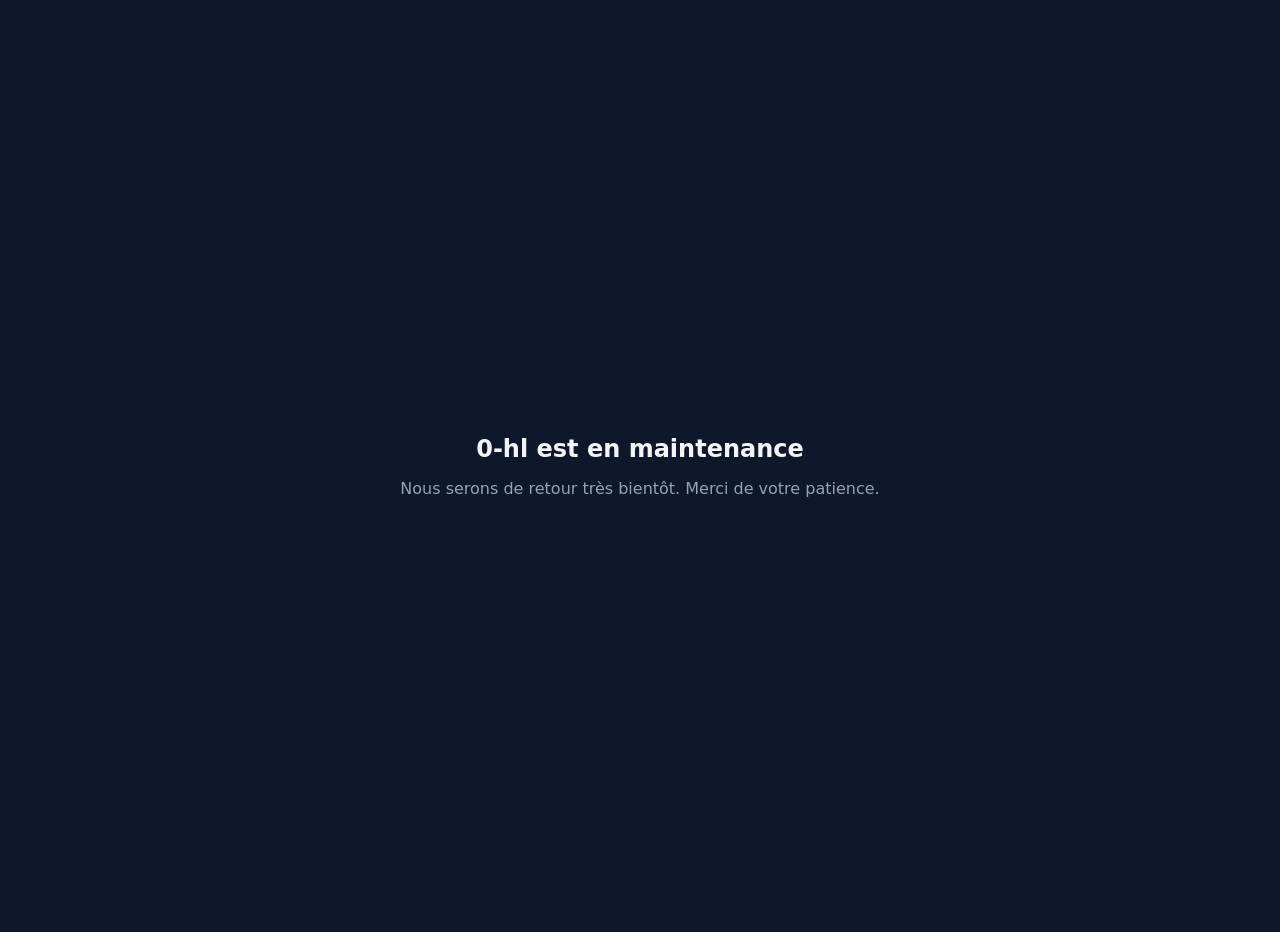
<file: maintenance/index.html>
<!doctype html>
<html lang="fr">
<head>
  <meta charset="utf-8" />
  <meta name="viewport" content="width=device-width, initial-scale=1" />
  <meta name="robots" content="noindex" />
  <title>0-hl — Maintenance</title>
  <style>
    body {
      margin: 0;
      min-height: 100vh;
      display: flex;
      align-items: center;
      justify-content: center;
      font-family: system-ui, -apple-system, sans-serif;
      background: #0f172a;
      color: #f1f5f9;
      text-align: center;
      padding: 1rem;
    }
    main { max-width: 32rem; }
    h1 { font-size: 1.5rem; margin-bottom: 0.5rem; }
    p { color: #94a3b8; }
  </style>
</head>
<body>
  <main>
    <h1>0-hl est en maintenance</h1>
    <p>Nous serons de retour très bientôt. Merci de votre patience.</p>
  </main>
</body>
</html>
</file>
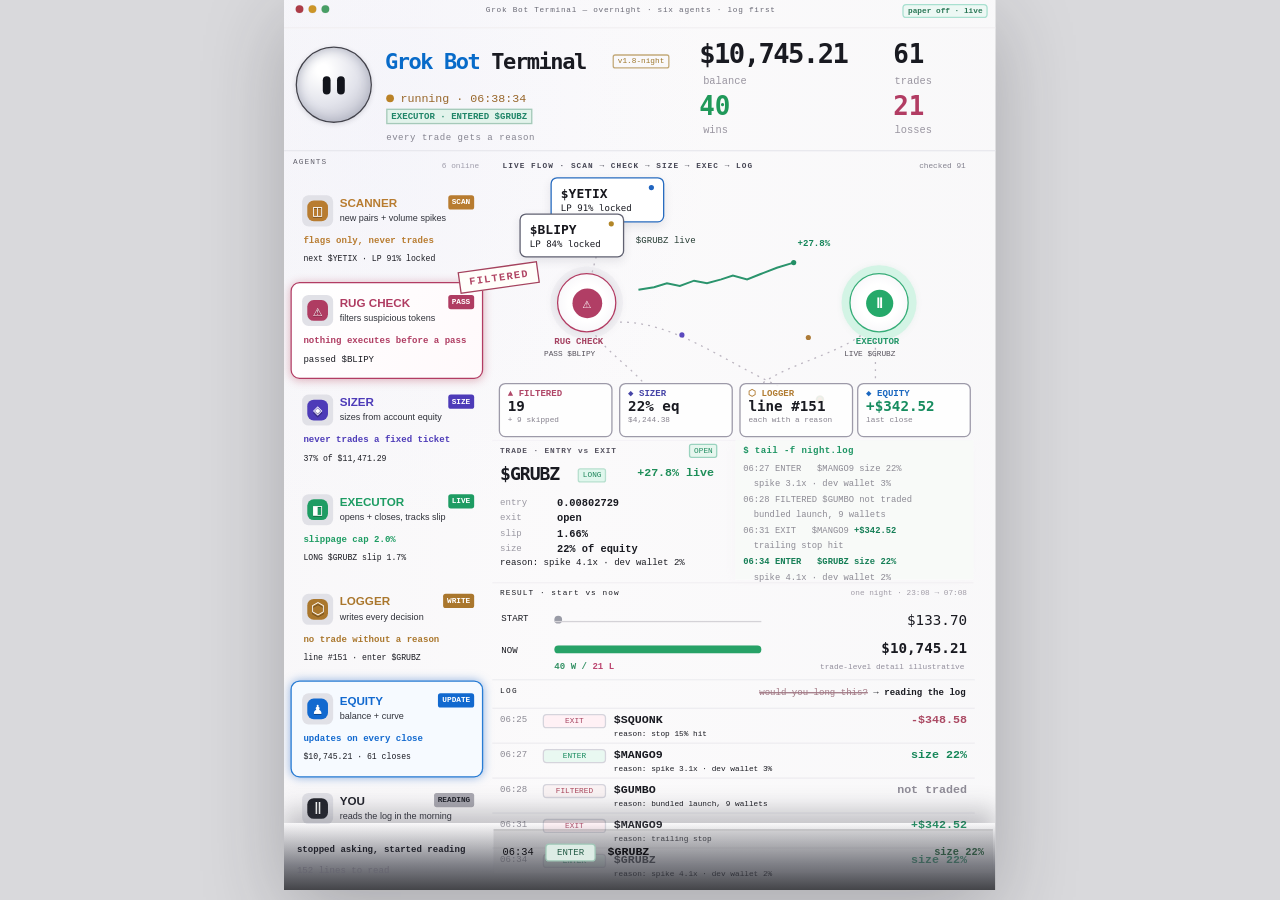
<file: docs/GROK_BOT_TERMINAL_BIBLE_V2_COMPLETE/grok-bot-bible-v2/original/prototype_v1.html>
<!DOCTYPE html><html lang="en"><head><meta charset="UTF-8"><meta name="viewport" content="width=device-width, initial-scale=1"><title>Grok Bot Terminal — Faithful UI Replica</title><style>

:root{--ink:#191a21;--muted:#777887;--blue:#0465c9;--green:#20995a;--red:#b23c63;--amber:#b47a28;--violet:#5642bf;--edge:#e9e8eb}*{box-sizing:border-box}body{margin:0;background:#d9d9dc;font-family:'DM Mono','Courier New',monospace;color:var(--ink);overflow-x:hidden}.shell{width:550px;height:688px;position:relative;transform-origin:top left;overflow:hidden;background:#fbfafb;box-shadow:0 16px 60px #23232a45;font-size:8px}.shell:before{content:"";position:absolute;inset:0;pointer-events:none;background:radial-gradient(ellipse at 13% 14%,#ecedfb55,transparent 38%),linear-gradient(90deg,#f5f4f766,#fff0 40%,#f2f3f544);z-index:0}.app{position:relative;height:100%}.tiny{font-size:6px;letter-spacing:.35px;color:#77757e}.topbar{height:22px;border-bottom:1px solid #f2f0f2;display:flex;align-items:flex-start;padding:3px 9px;position:relative;justify-content:space-between}.dots{display:flex;gap:4px;padding-top:1px}.dot{width:6px;height:6px;border-radius:50%;background:#ad3c47;box-shadow:0 0 0 .4px #0001}.dot:nth-child(2){background:#cc9528}.dot:nth-child(3){background:#489e65}.top-center{position:absolute;left:156px;top:4px;color:#686874;font-size:6px;letter-spacing:.55px}.handle{position:absolute;right:18px;top:4px;color:#2e3037;font-size:6px}.tag{border:1px solid #a9e0d0;border-radius:3px;color:#287655;background:#edf8f4;font-size:6px;font-weight:bold;padding:1px 3px}.topbar .tag{position:absolute;right:6px;top:3px}.hero{height:95px;display:flex;position:relative;border-bottom:1px solid #e8e8ee}.pause{border:1.5px solid #43434c;width:59px;height:59px;border-radius:50%;margin:14px 10px 0 9px;background:radial-gradient(circle at 35% 30%,#fff 8%,#e2e3eb 50%,#c9cad5 77%,#fff 99%);box-shadow:inset 0 0 8px #adb0be,0 1px 4px #2c2c3e2c;display:grid;place-items:center;cursor:pointer}.pause:hover{filter:brightness(.98)}.pause-symbol{display:flex;gap:5px}.pause-symbol i{display:block;width:6px;height:14px;border-radius:4px;background:#12141b}.pause.playing .pause-symbol i:first-child{width:0;height:0;border-left:12px solid #12141b;border-top:8px solid transparent;border-bottom:8px solid transparent;background:none;border-radius:0}.pause.playing .pause-symbol i:last-child{display:none}.hero-title{position:absolute;left:78px;top:15px;white-space:nowrap;font-family:'Space Mono',monospace;font-size:17px;font-weight:bold;letter-spacing:-1.1px}.hero-title .grok{color:#086bc9}.version{position:absolute;top:20px;left:254px;border:1px solid #c3aa7a;color:#9e772b;padding:1px 3px;border-radius:2px;font-size:6px}.running{position:absolute;top:50px;left:79px;font-size:9px;color:#98672b}.running .dotrun{display:inline-block;width:6px;height:6px;background:#ba8227;border-radius:50%;margin-right:5px}.statuschip{position:absolute;left:79px;top:62px;color:#208568;font-size:7px;padding:1px 3px;border:1px solid #a5c9b9;background:#e2f3eb;font-weight:bold}.tagline{position:absolute;left:79px;top:80px;color:#858490;font-size:7px;letter-spacing:.4px}.stat{position:absolute;left:321px;top:8px}.stat.big{font-family:'Space Mono',monospace;font-weight:bold;font-size:21px;letter-spacing:-1.2px}.stat.blabel{left:324px;top:36px;font-size:8px;color:#9995a0}.stat.trades{left:471px;top:8px;font:bold 20px 'Space Mono',monospace}.stat.tlabel{left:472px;top:36px;color:#9995a0}.stat.wins{left:321px;top:48px;font:bold 20px 'Space Mono',monospace;color:var(--green)}.stat.wlabel{left:324px;top:74px;color:#9995a0}.stat.losses{left:471px;top:48px;font:bold 20px 'Space Mono',monospace;color:var(--red)}.stat.llabel{left:472px;top:74px;color:#9995a0}.workspace{position:absolute;top:117px;left:0;right:0;bottom:0}.agent-sidebar{position:absolute;left:5px;top:24px;width:149px}.sidebar-label{position:absolute;left:7px;top:5px;font-size:6px;letter-spacing:.8px;color:#62616c}.flowlabel{position:absolute;top:8px;left:169px;letter-spacing:.8px;color:#464654;font-size:6px;font-weight:bold}.online{position:absolute;top:8px;left:122px;color:#9e9caa;font-size:6px}.checked{position:absolute;top:8px;right:23px;color:#83818e;font-size:6px}.agent{height:75px;padding:6px 7px 4px 9px;border-radius:7px;position:relative;margin-bottom:2px;cursor:pointer;border:1px solid transparent}.agent:hover{background:#eff0f65e}.agent.active{border:1px solid var(--red);box-shadow:0 1px 7px #b02f4b60;background:linear-gradient(125deg,#fff,#fff9fb)}.agent.active.blue{border-color:#287cd4;box-shadow:0 0 7px #2268c780;background:#f6faff}.agent .ico{position:absolute;top:9px;left:8px;border-radius:5px;width:24px;height:24px;display:grid;place-items:center;background:#e1e1e7;color:#fff;font-size:12px;text-shadow:0 1px #0005}.agent .ico span{display:grid;place-items:center;border-radius:5px;width:16px;height:16px;background:var(--acol)}.agent .name{position:absolute;left:37px;top:10px;font:bold 9px Arial,sans-serif;color:var(--acol)}.agent .desc{position:absolute;left:37px;top:23px;font:7px Arial,sans-serif;color:#30323a}.agent .pill{position:absolute;top:9px;right:6px;border-radius:2px;padding:2px 3px;color:white;background:var(--acol);font-size:6px;font-weight:bold}.agent .detail{position:absolute;left:9px;top:40px;font-size:7px;color:var(--acol);font-weight:bold;white-space:nowrap}.agent .subdetail{position:absolute;left:9px;top:55px;font-size:7px;white-space:nowrap}.agent .subdetail.mono{font-size:6.3px}.agent.scanner{--acol:#b87c30}.agent.rug{--acol:#af3c62}.agent.sizer{--acol:#4d3bb8}.agent.executor{--acol:#1e9c63}.agent.logger{--acol:#aa772d}.agent.equity{--acol:#1269cf}.agent.you{--acol:#22242c;height:40px}.agent.you .pill{background:#aaa9b2;color:#20222a}.agent.you .desc{font-size:7px}.flow{position:absolute;left:161px;right:19px;top:18px;height:202px}.coin{position:absolute;border:1px solid #606171;border-radius:5px;background:#fff;box-shadow:0 3px 7px #3b39461c;padding:5px 7px;font-family:'DM Mono',monospace;z-index:3}.coin strong{display:block;font-size:10px;color:#17171d;line-height:1.3}.coin small{font-size:7px}.coin .blip{position:absolute;top:5px;right:7px;width:4px;height:4px;border-radius:50%;background:#2165c0}.coin.one{top:2px;left:45px;width:88px;height:35px;border-color:#286cc0}.coin.two{top:30px;left:21px;width:81px;height:34px}.coin .blip.amber{background:#b28628}.linegraph{position:absolute;left:112px;top:63px;width:126px;height:31px;overflow:visible}.flow-chart-label{position:absolute;left:111px;top:47px;color:#253b33;font-size:7px}.flow-chart-value{position:absolute;left:236px;top:49px;color:#148559;font-size:7px;font-weight:bold}.svgflow{position:absolute;left:0;top:0;width:100%;height:190px;pointer-events:none}.station{position:absolute;top:76px;width:46px;height:46px;display:grid;place-items:center;border-radius:50%;z-index:4;box-shadow:0 0 0 5px #dedde54d,0 0 8px #71607540;background:radial-gradient(circle,#fff 46%,#f2f0f5 100%);border:1.5px solid var(--red)}.station.rugstation{left:50px;color:var(--red)}.station.execstation{left:276px;color:#1fa765;border-color:#36ae78;box-shadow:0 0 0 6px #d3f4e5,0 0 8px #269b65b3}.station .sign{border-radius:50%;background:#b13e65;color:white;width:23px;height:23px;display:grid;place-items:center;font-size:11px;font-weight:bold}.station.execstation .sign{background:#25a96a;width:21px;height:21px}.station-title{position:absolute;top:125px;font-size:7px;font-weight:bold;z-index:4;white-space:nowrap}.station-title.r{left:48px;color:#a54362}.station-title.e{left:281px;color:#229668}.station-sub{position:absolute;top:135px;color:#55515b;font-size:6px;white-space:nowrap}.station-sub.r{left:40px}.station-sub.e{left:272px}.flow-mini{position:absolute;top:161px;width:88px;height:42px;border:1px solid #9d9aa9;border-radius:5px;padding:3px 6px;background:#ffffffd9;z-index:3}.flow-mini .heading{font-size:7px;font-weight:bold;color:var(--mini)}.flow-mini strong{font-family:'Space Mono',monospace;font-size:11px}.flow-mini small{display:block;font-size:6px;color:#85818d}.flow-mini.filtered{left:5px;--mini:#b04768}.flow-mini.sized{left:98px;--mini:#4645a7}.flow-mini.logged{left:191px;--mini:#b17c32}.flow-mini.equity{left:282px;--mini:#1a67c0}.flow-mini.equity strong{color:#168c5f}.stamp{position:absolute;left:-26px;top:71px;border:1px solid #a4425e;background:#fffefa;color:#b04463;transform:rotate(-8deg);font-size:8px;letter-spacing:1px;font-weight:bold;padding:3px 7px;z-index:5}.live-flow{position:absolute;left:312px;top:110px;font-size:6px;color:#89828c}.trade-section{position:absolute;left:161px;top:223px;width:371px;height:108px;border-top:1px solid #f5f3f7}.trade-section .header{position:absolute;top:4px;left:6px;color:#555360;letter-spacing:.7px;font-size:6px;font-weight:bold}.trade-section .open-pill{position:absolute;top:2px;left:152px;border:1px solid #9ad3bf;background:#e6f6ee;color:#208d61;padding:1px 3px;border-radius:2px;font-size:6px}.trade-section .pair{position:absolute;top:17px;left:6px;font: bold 14px 'Space Mono',monospace;letter-spacing:-.8px}.trade-section .longpill{position:absolute;top:21px;left:66px;font-size:6px;background:#e0f7ed;color:#21875d;border:1px solid #b6dfce;padding:1px 3px;border-radius:2px}.trade-section .change{position:absolute;top:20px;left:112px;color:#1e8e59;font-weight:bold;font-size:9px}.traderows{position:absolute;top:41px;left:6px;width:178px}.traderow{height:12px;font-size:7px;display:flex;gap:15px;align-items:center}.traderow span{color:#9a98a2;width:29px}.traderow b{font-size:8px}.reason{position:absolute;top:90px;left:6px;font-size:7px}.rightlog{position:absolute;top:223px;left:349px;width:184px;height:108px;background:#f8fbf9bd;box-shadow:-3px 0 8px #eeeaf122;padding:4px 6px}.rightlog .title{color:#1c9462;font-weight:bold;letter-spacing:.3px;font-size:7px}.rightlog .lines{font-size:6.8px;line-height:12px;margin-top:4px;color:#8c8a94;white-space:nowrap}.rightlog .lines .g{color:#157e56;font-weight:bold}.result{position:absolute;left:161px;top:333px;width:372px;height:73px;border-top:1px solid #f3f1f4}.result .rtitle{position:absolute;left:6px;top:4px;letter-spacing:.8px;font-size:6px}.result .night{position:absolute;right:5px;top:4px;color:#a19ca7;font-size:6px}.result .start{position:absolute;left:7px;top:23px;font-size:7px}.result .now{position:absolute;left:7px;top:48px;font-size:7px}.result .startdot{position:absolute;left:48px;top:25px;background:#999ba6;width:6px;height:6px;border-radius:50%}.result .line{position:absolute;left:48px;top:29px;width:160px;height:1px;background:#d4d2d7}.result .progress{position:absolute;left:48px;top:48px;width:160px;height:6px;background:#ececf0;border-radius:3px}.result .progress span{display:block;background:#27a267;border-radius:3px;height:100%;width:100%}.result .winloss{position:absolute;left:48px;top:60px;font-size:7px;color:#379367;font-weight:bold}.result .bal1{position:absolute;right:5px;top:22px;font:11px 'Space Mono',monospace}.result .bal2{position:absolute;right:5px;top:44px;font:bold 11px 'Space Mono',monospace}.result .wl{position:absolute;right:7px;top:61px;color:#918d9b;font-size:6px}.history{position:absolute;left:161px;top:408px;width:373px;height:152px;border-top:1px solid #eeeef2}.history .hlabel{position:absolute;left:6px;top:5px;font-size:6px;letter-spacing:1px}.history .reading{position:absolute;right:7px;top:5px;font-size:7px;font-weight:bold}.history .strike{text-decoration:line-through;color:#a27985;font-weight:normal}.logrows{position:absolute;top:21px;left:0;right:0}.logrow{height:27px;border-top:1px solid #eeedf1;display:flex;align-items:flex-start;padding:4px 6px;gap:6px}.logrow .time{width:27px;color:#8b8993;font-size:7px}.logrow .event{width:49px;border:1px solid #d5d4dc;background:#fafafa;border-radius:3px;text-align:center;padding:1px 2px;font-size:6px}.logrow .event.enter{color:#16895d;background:#e9f8f1}.logrow .event.exit{color:#a84562;background:#fff1f5}.logrow .event.filtered{color:#ab465c;background:#faf3f4}.logrow .item{flex:1}.logrow .item b{font-size:9px}.logrow .item small{display:block;font-size:6px;margin-top:2px;white-space:nowrap}.logrow .value{font-size:9px;font-weight:bold;color:#168759;white-space:nowrap}.logrow .value.negative{color:#ab4963}.logrow .value.muted{color:#8f8c97}.footer{position:absolute;bottom:0;left:0;right:0;height:52px;background:linear-gradient(0deg,#24252ad9 0%,#444650ad 37%,#ffffff13 100%);box-shadow:0 -10px 18px #3d3d474a;z-index:10;padding:17px 10px;color:#111116}.footer .last{font-size:7px;font-weight:bold;color:#20212a}.footer .state{font-size:7px;color:#676671;margin-top:8px}.foot-row{position:absolute;bottom:13px;left:162px;right:2px;height:34px;background:#73767c30;display:flex;align-items:center;gap:9px;padding:0 7px;border-top:1px solid #56575b30}.foot-row strong{font-size:9px}.foot-row .entry{font-size:7px;color:#235b46;border:1px solid #9fc8b7;padding:2px 8px;border-radius:3px;background:#ddece5}.foot-row .size{margin-left:auto;color:#315342;font-weight:bold}.particle{fill:#b58c66}.particle.green{fill:#26a26d}.paused .particle{animation-play-state:paused!important}.paused .linegraph path{animation-play-state:paused!important}.paused .dotrun{background:#8c8d97}.detailpop{position:absolute;left:168px;top:176px;width:335px;max-height:160px;background:#fffc;border:1px solid #a2a2ad;border-radius:7px;box-shadow:0 5px 25px #3333;z-index:9;padding:12px;display:none}.detailpop.show{display:block}.detailpop h3{font-size:12px;margin:0 0 7px}.detailpop p{font-size:9px;line-height:1.55;margin:0}.detailpop button{position:absolute;right:8px;top:7px;border:0;background:none;cursor:pointer;font-size:15px}.app .hint{position:absolute;right:22px;top:115px;font-size:0px}@keyframes floatdot{0%{offset-distance:0%}100%{offset-distance:100%}}.moving{offset-path:path('M 254 174 C 270 205, 295 208, 309 224 S 365 235, 395 208 S 430 185, 461 194');animation:floatdot 3s linear infinite}.moving.two{animation-delay:-1.3s}.moving.three{animation-delay:-2.2s}
</style></head><body><div id="mount"><div class="shell" id="shell"><div class="app" id="app">
<header class="topbar"><div class="dots"><i class="dot"></i><i class="dot"></i><i class="dot"></i></div><div class="top-center">Grok Bot Terminal — overnight · six agents · log first</div><div class="handle">@Corki_8x</div><span class="tag">paper off · live</span></header>
<section class="hero"><button class="pause" id="pause" title="Pause or resume"><span class="pause-symbol"><i></i><i></i></span></button><div class="hero-title"><span class="grok">Grok Bot</span> Terminal</div><span class="version">v1.8-night</span><div class="running"><span class="dotrun"></span><span id="runtext">running</span> · <span id="clock">06:38:33</span></div><div class="statuschip">EXECUTOR · ENTERED $GRUBZ</div><div class="tagline">every trade gets a reason</div><div class="stat big">$10,745.21</div><div class="stat blabel">balance</div><div class="stat trades">61</div><div class="stat tlabel">trades</div><div class="stat wins">40</div><div class="stat wlabel">wins</div><div class="stat losses">21</div><div class="stat llabel">losses</div></section>
<main class="workspace"><div class="sidebar-label">AGENTS</div><div class="online">6 online</div><div class="flowlabel">LIVE FLOW · SCAN → CHECK → SIZE → EXEC → LOG</div><div class="checked">checked 91</div><aside class="agent-sidebar">
<div class="agent scanner" data-agent="SCANNER"><div class="ico"><span>◫</span></div><div class="name">SCANNER</div><div class="desc">new pairs + volume spikes</div><div class="pill">SCAN</div><div class="detail">flags only, never trades</div><div class="subdetail mono">next $YETIX · LP 91% locked</div></div>
<div class="agent rug active" data-agent="RUG CHECK"><div class="ico"><span>⚠</span></div><div class="name">RUG CHECK</div><div class="desc">filters suspicious tokens</div><div class="pill">PASS</div><div class="detail">nothing executes before a pass</div><div class="subdetail">passed $BLIPY</div></div>
<div class="agent sizer" data-agent="SIZER"><div class="ico"><span>◈</span></div><div class="name">SIZER</div><div class="desc">sizes from account equity</div><div class="pill">SIZE</div><div class="detail">never trades a fixed ticket</div><div class="subdetail mono">37% of $11,471.29</div></div>
<div class="agent executor" data-agent="EXECUTOR"><div class="ico"><span>◧</span></div><div class="name">EXECUTOR</div><div class="desc">opens + closes, tracks slip</div><div class="pill">LIVE</div><div class="detail">slippage cap 2.0%</div><div class="subdetail mono">LONG $GRUBZ slip 1.7%</div></div>
<div class="agent logger" data-agent="LOGGER"><div class="ico"><span>⬡</span></div><div class="name">LOGGER</div><div class="desc">writes every decision</div><div class="pill">WRITE</div><div class="detail">no trade without a reason</div><div class="subdetail mono">line #151 · enter $GRUBZ</div></div>
<div class="agent equity active blue" data-agent="EQUITY"><div class="ico"><span>♟</span></div><div class="name">EQUITY</div><div class="desc">balance + curve</div><div class="pill">UPDATE</div><div class="detail">updates on every close</div><div class="subdetail mono">$10,745.21 · 61 closes</div></div>
<div class="agent you" data-agent="YOU"><div class="ico"><span>Ⅱ</span></div><div class="name">YOU</div><div class="desc">reads the log in the morning</div><div class="pill">READING</div></div></aside>
<section class="flow"><svg class="svgflow" viewBox="0 0 371 190"><g stroke="#bcb6c1" stroke-width="1" stroke-dasharray="1.5 4" fill="none"><path d="M86 42 L75 85"/><path d="M74 115 C85 135,102 144,119 163"/><path d="M99 114 C142 114,180 145,223 164"/><path d="M210 161 C236 143,280 137,299 112"/><path d="M297 112 L297 161"/></g><circle cx="147" cy="124" r="2" fill="#5b49be"/><circle cx="245" cy="126" r="2" fill="#ad7b38"/><circle class="particle moving" cx="0" cy="0" r="3.3"/><circle class="particle green moving two" cx="0" cy="0" r="2.6"/><circle class="particle moving three" cx="0" cy="0" r="2.1"/></svg><div class="coin one"><strong>$YETIX</strong><small>LP 91% locked</small><i class="blip"></i></div><div class="coin two"><strong>$BLIPY</strong><small>LP 84% locked</small><i class="blip amber"></i></div><div class="flow-chart-label">$GRUBZ live</div><div class="flow-chart-value">+27.8%</div><svg class="linegraph" viewBox="0 0 126 31"><path d="M1 26 L13 24 L23 21 L33 23 L44 19 L54 21 L65 18 L74 15 L85 18 L95 14 L108 9 L121 5" fill="none" stroke="#2b946d" stroke-width="1.5"/><circle cx="121" cy="5" r="2" fill="#238f65"/></svg><div class="stamp">FILTERED</div><div class="station rugstation"><div class="sign">⚠</div></div><div class="station execstation"><div class="sign">Ⅱ</div></div><div class="station-title r">RUG CHECK</div><div class="station-title e">EXECUTOR</div><div class="station-sub r">PASS $BLIPY</div><div class="station-sub e">LIVE $GRUBZ</div><div class="flow-mini filtered"><div class="heading">▲ FILTERED</div><strong>19</strong><small>+ 9 skipped</small></div><div class="flow-mini sized"><div class="heading">◆ SIZER</div><strong>22% eq</strong><small>$4,244.38</small></div><div class="flow-mini logged"><div class="heading">⬡ LOGGER</div><strong>line #151</strong><small>each with a reason</small></div><div class="flow-mini equity"><div class="heading">◆ EQUITY</div><strong>+$342.52</strong><small>last close</small></div></section>
<section class="trade-section"><div class="header">TRADE · ENTRY vs EXIT</div><span class="open-pill">OPEN</span><div class="pair">$GRUBZ</div><span class="longpill">LONG</span><div class="change">+27.8% live</div><div class="traderows"><div class="traderow"><span>entry</span><b>0.00802729</b></div><div class="traderow"><span>exit</span><b>open</b></div><div class="traderow"><span>slip</span><b>1.66%</b></div><div class="traderow"><span>size</span><b>22% of equity</b></div></div><div class="reason">reason: spike 4.1x · dev wallet 2%</div></section>
<section class="rightlog"><div class="title">$ tail -f night.log</div><div class="lines">06:27 ENTER&nbsp;&nbsp; $MANGO9 size 22%<br/> &nbsp; spike 3.1x · dev wallet 3%<br/>06:28 FILTERED $GUMBO not traded<br/> &nbsp; bundled launch, 9 wallets<br/>06:31 EXIT&nbsp;&nbsp; $MANGO9 <span class="g">+$342.52</span><br/> &nbsp; trailing stop hit<br/><span class="g">06:34 ENTER&nbsp;&nbsp; $GRUBZ size 22%</span><br/> &nbsp; spike 4.1x · dev wallet 2%</div></section>
<section class="result"><span class="rtitle">RESULT · start vs now</span><span class="night">one night · 23:08 → 07:08</span><span class="start">START</span><span class="startdot"></span><span class="line"></span><span class="now">NOW</span><span class="progress"><span></span></span><span class="winloss">40 W / <span style="color:#bc4670">21 L</span></span><span class="bal1">$133.70</span><span class="bal2">$10,745.21</span><span class="wl">trade-level detail illustrative</span></section>
<section class="history"><span class="hlabel">LOG</span><span class="reading"><span class="strike">would you long this?</span> → reading the log</span><div class="logrows"><div class="logrow"><span class="time">06:25</span><span class="event exit">EXIT</span><span class="item"><b>$SQUONK</b><small>reason: stop 15% hit</small></span><span class="value negative">-$348.58</span></div><div class="logrow"><span class="time">06:27</span><span class="event enter">ENTER</span><span class="item"><b>$MANGO9</b><small>reason: spike 3.1x · dev wallet 3%</small></span><span class="value">size 22%</span></div><div class="logrow"><span class="time">06:28</span><span class="event filtered">FILTERED</span><span class="item"><b>$GUMBO</b><small>reason: bundled launch, 9 wallets</small></span><span class="value muted">not traded</span></div><div class="logrow"><span class="time">06:31</span><span class="event exit">EXIT</span><span class="item"><b>$MANGO9</b><small>reason: trailing stop</small></span><span class="value">+$342.52</span></div><div class="logrow"><span class="time">06:34</span><span class="event enter">ENTER</span><span class="item"><b>$GRUBZ</b><small>reason: spike 4.1x · dev wallet 2%</small></span><span class="value">size 22%</span></div></div></section>
<div class="detailpop" id="popup"><button id="closePopup" aria-label="Close">×</button><h3 id="popTitle">AGENT</h3><p id="popBody"></p></div></main><footer class="footer"><div class="last">stopped asking, started reading</div><div class="state">152 lines to read</div><div class="foot-row"><span>06:34</span><span class="entry">ENTER</span><strong>$GRUBZ</strong><span class="size">size 22%</span></div></footer></div></div></div>
<script>const shell=document.getElementById('shell'),mount=document.getElementById('mount');function resize(){let s=Math.min(window.innerWidth/550,(window.innerHeight-10)/688,1.6);mount.style.width=(550*s)+'px';mount.style.height=(688*s)+'px';mount.style.margin='0 auto';shell.style.transform=`scale(${s})`}window.addEventListener('resize',resize);resize();let active=true,elapsed=6*3600+38*60+33;const pause=document.getElementById('pause');pause.addEventListener('click',()=>{active=!active;document.getElementById('app').classList.toggle('paused',!active);pause.classList.toggle('playing',!active);document.getElementById('runtext').textContent=active?'running':'paused'});setInterval(()=>{if(!active)return;elapsed++;let h=Math.floor(elapsed/3600),m=Math.floor(elapsed%3600/60),s=elapsed%60;document.getElementById('clock').textContent=[h,m,s].map(x=>String(x).padStart(2,'0')).join(':')},1000);const notes={'SCANNER':'Monitors new pools and token-volume spikes. It flags candidates but does not execute orders.','RUG CHECK':'Screens tokens before execution; the screenshot shows liquidity-lock and bundled-launch checks.','SIZER':'Selects a percentage allocation to a candidate token. The screenshots show percentages that cannot always be reconciled with the displayed balance.','EXECUTOR':'Opens and closes positions and monitors slippage, stop-loss and exit rules.','LOGGER':'Stores every decision and its accompanying reason, whether executed, rejected, or ignored.','EQUITY':'Maintains the trading balance, completed trade count and last closed P&L.','YOU':'The human operator observes the overnight trading log.'};document.querySelectorAll('.agent').forEach(a=>a.addEventListener('click',()=>{document.getElementById('popTitle').textContent=a.dataset.agent;document.getElementById('popBody').textContent=notes[a.dataset.agent];document.getElementById('popup').classList.add('show')}));document.getElementById('closePopup').addEventListener('click',()=>document.getElementById('popup').classList.remove('show'));</script></body></html>
</file>
